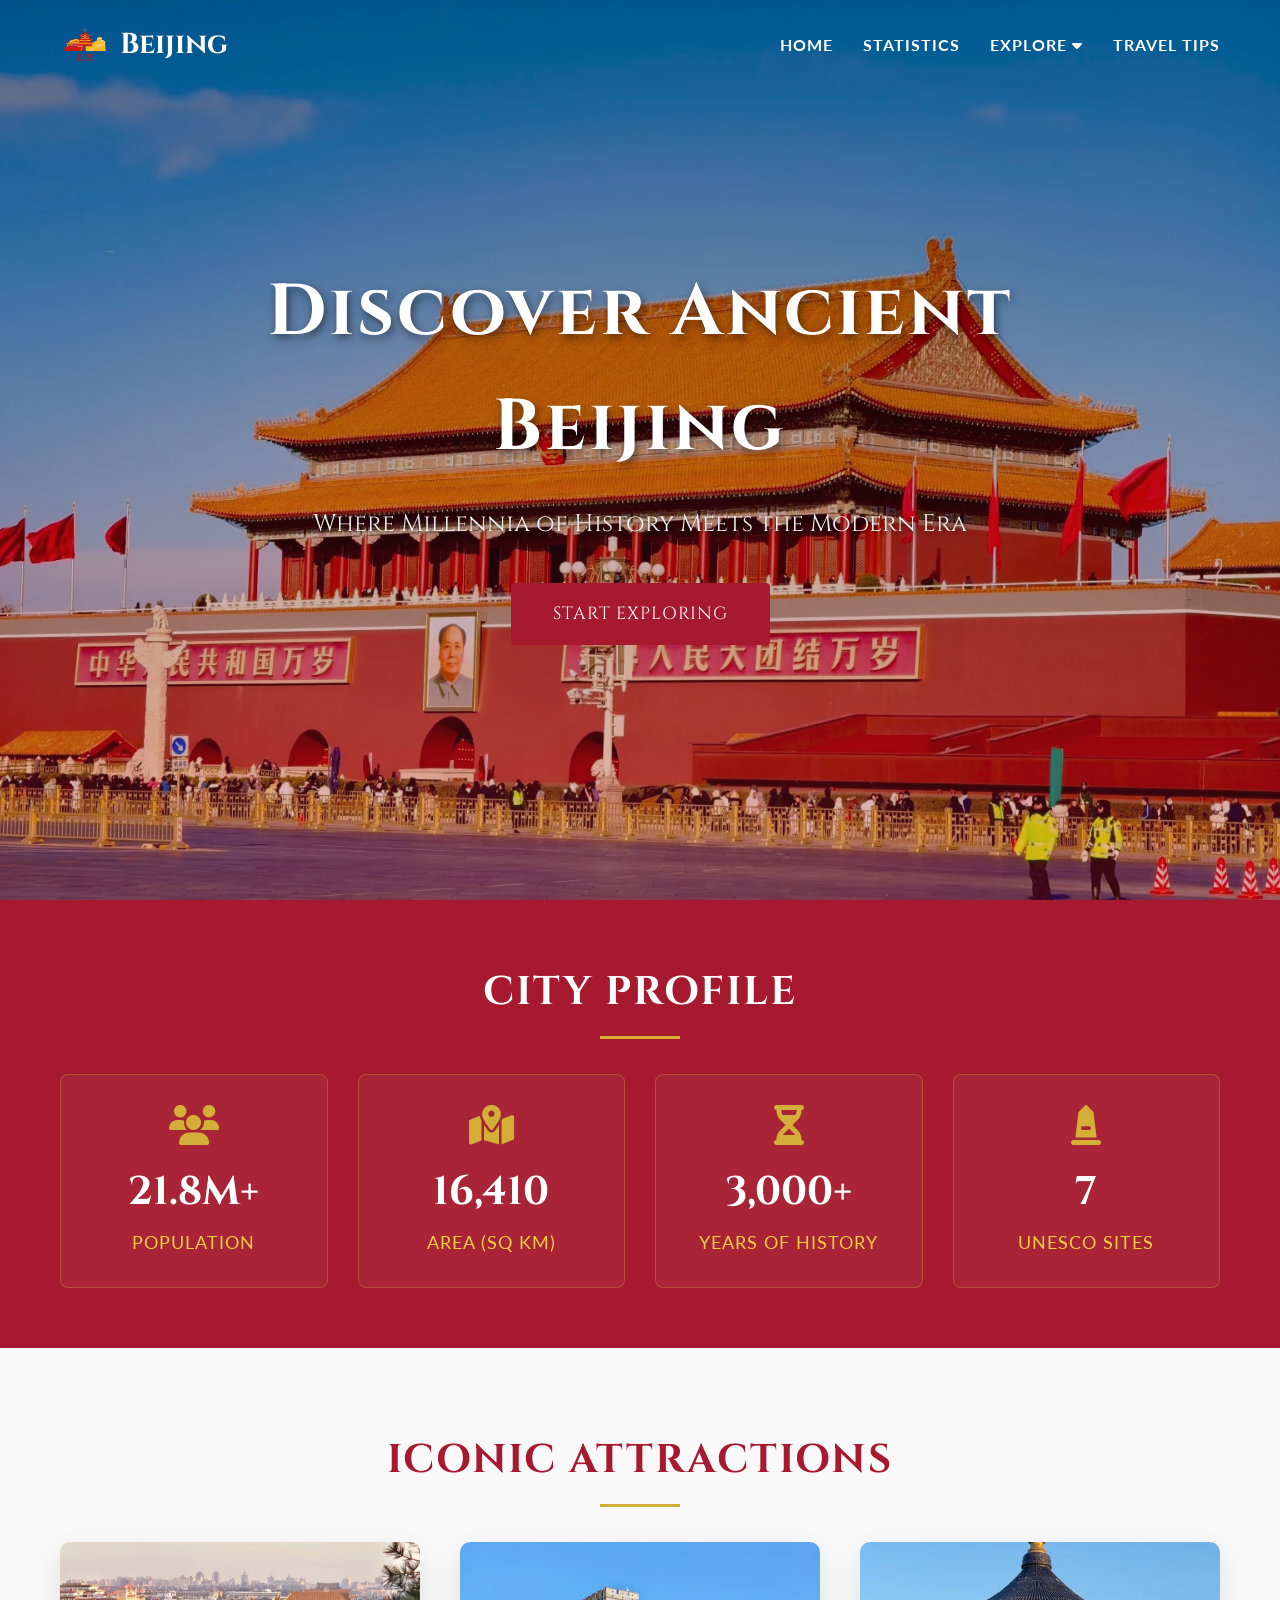
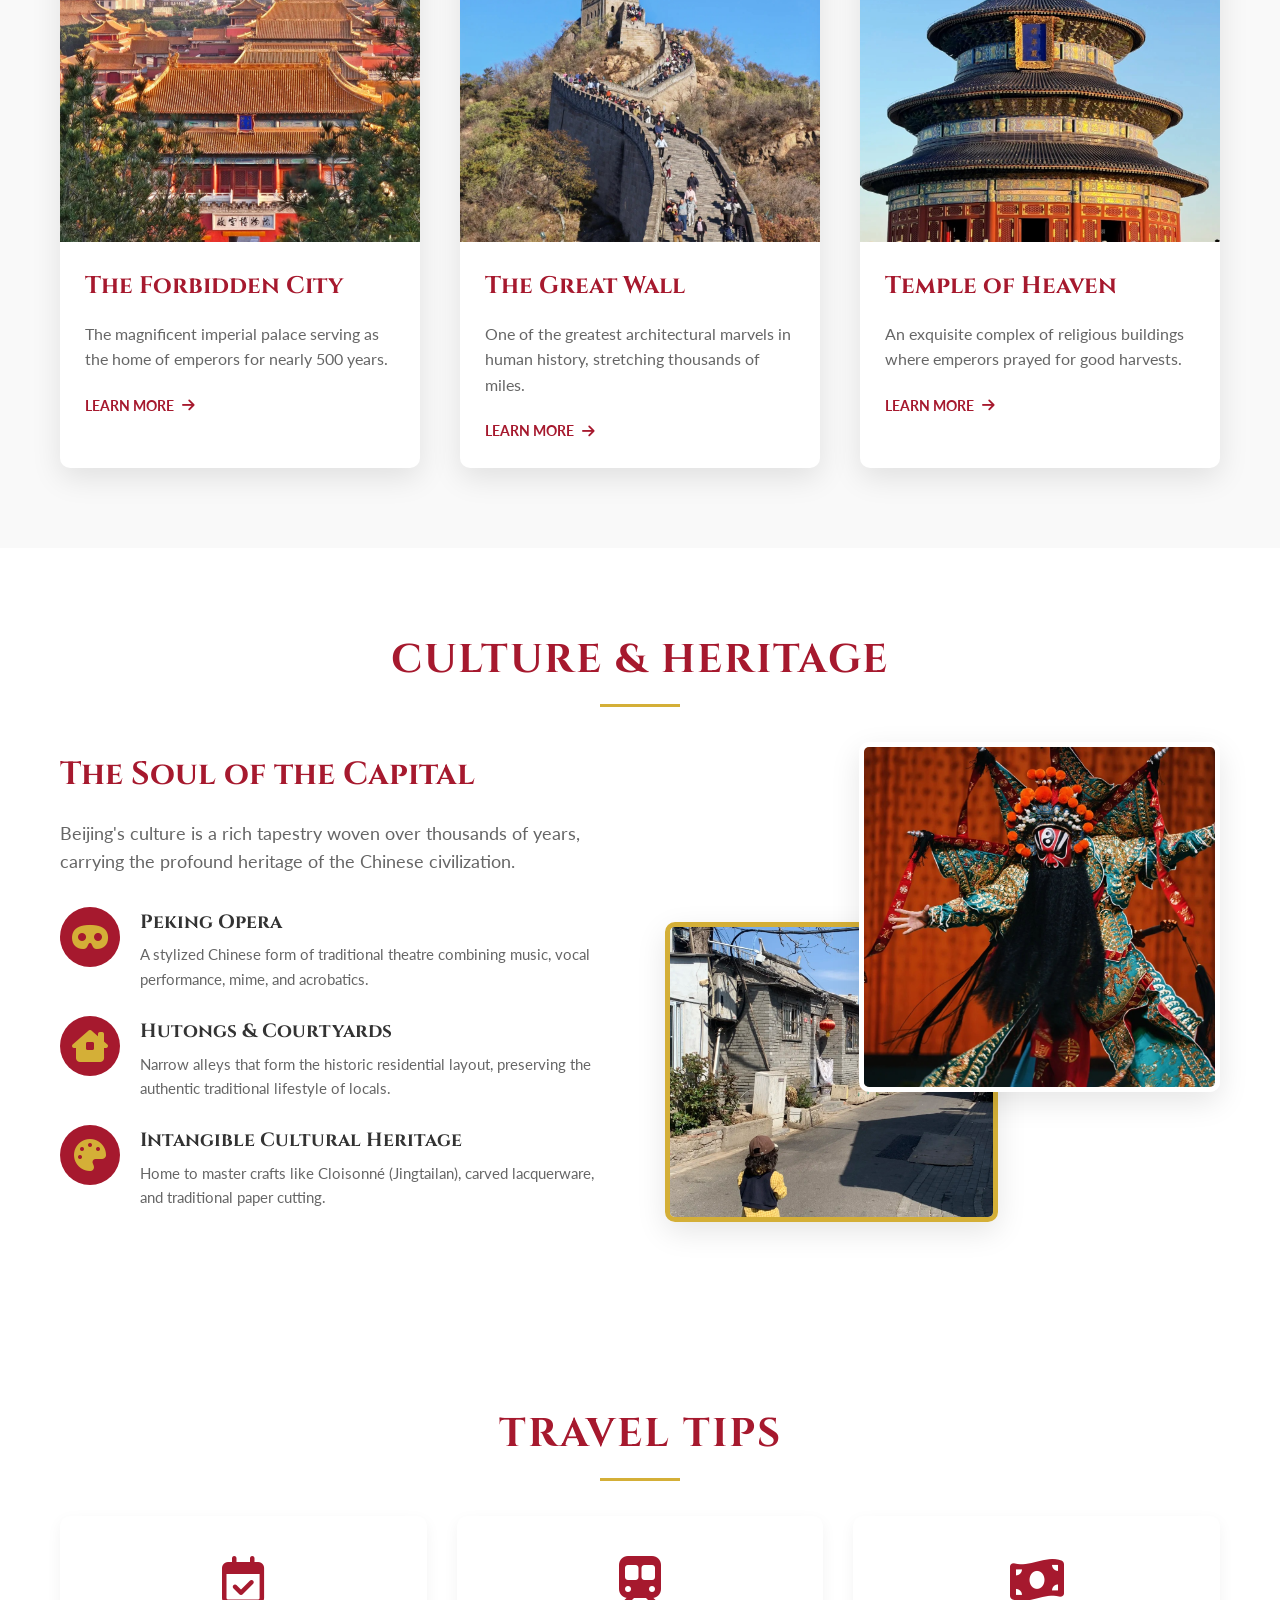
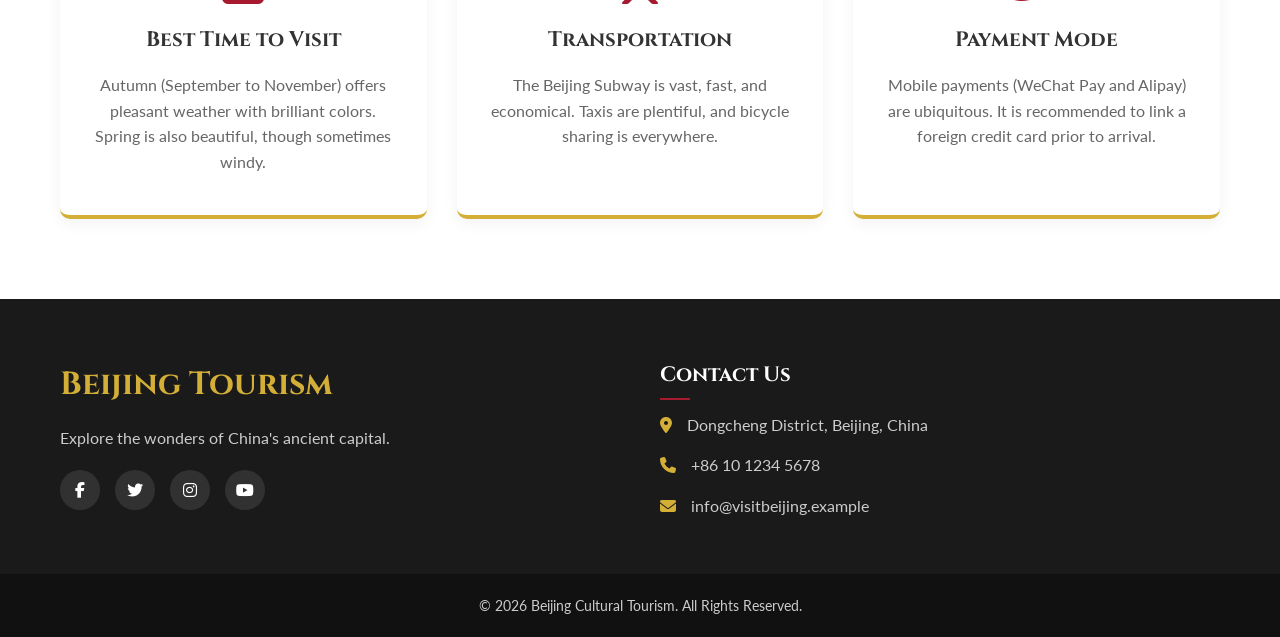
<file: index.html>
<!DOCTYPE html>
<html lang="en">

<head>
    <!-- Google tag (gtag.js) -->
<script async src="https://www.googletagmanager.com/gtag/js?id=G-LB41ZVM6GN"></script>
<script>
  window.dataLayer = window.dataLayer || [];
  function gtag(){dataLayer.push(arguments);}
  gtag('js', new Date());

  gtag('config', 'G-LB41ZVM6GN');
</script>
    <meta charset="UTF-8">
    <meta name="viewport" content="width=device-width, initial-scale=1.0">
    <title>Beijing - The Cultural Heart of China</title>
    <link rel="stylesheet" href="css/style.css">
    <!-- Font Awesome for Icons -->
    <link rel="stylesheet" href="https://cdnjs.cloudflare.com/ajax/libs/font-awesome/6.4.0/css/all.min.css">
    <!-- Google Fonts -->
    <link href="https://fonts.googleapis.com/css2?family=Cinzel:wght@400;700&family=Lato:wght@300;400;700&display=swap"
        rel="stylesheet">
</head>

<body>

    <!-- Navigation -->
    <nav id="navbar">
        <div class="nav-container">
            <a href="#home" class="logo"><img src="images/logo.png" alt="Beijing Logo" class="nav-logo">Beijing</a>
            <ul class="nav-links">
                <li><a href="#home">Home</a></li>
                <li><a href="#stats">Statistics</a></li>
                <li class="dropdown">
                    <a href="#explore" class="dropbtn">Explore <i class="fa-solid fa-caret-down"></i></a>
                    <div class="dropdown-content">
                        <a href="attractions.html">Attractions</a>
                        <a href="#culture">Culture</a>
                        <a href="cuisine.html">Cuisine</a>
                    </div>
                </li>
                <li><a href="#tips">Travel Tips</a></li>
            </ul>
            <div class="hamburger">
                <i class="fa-solid fa-bars"></i>
            </div>
        </div>
    </nav>

    <!-- Hero Section -->
    <section id="home" class="hero">
        <div class="hero-overlay"></div>
        <div class="hero-content">
            <h1>Discover Ancient Beijing</h1>
            <p>Where Millennia of History Meets the Modern Era</p>
            <a href="#attractions" class="btn-primary">Start Exploring</a>
        </div>
    </section>

    <!-- Statistics Section -->
    <section id="stats" class="section stats-section">
        <div class="container">
            <h2 class="section-title">City Profile</h2>
            <div class="stats-grid">
                <div class="stat-card">
                    <i class="fa-solid fa-users stat-icon"></i>
                    <h3 class="stat-number">21.8M+</h3>
                    <p class="stat-label">Population</p>
                </div>
                <div class="stat-card">
                    <i class="fa-solid fa-map-location-dot stat-icon"></i>
                    <h3 class="stat-number">16,410</h3>
                    <p class="stat-label">Area (sq km)</p>
                </div>
                <div class="stat-card">
                    <i class="fa-solid fa-hourglass-half stat-icon"></i>
                    <h3 class="stat-number">3,000+</h3>
                    <p class="stat-label">Years of History</p>
                </div>
                <div class="stat-card">
                    <i class="fa-solid fa-monument stat-icon"></i>
                    <h3 class="stat-number">7</h3>
                    <p class="stat-label">UNESCO Sites</p>
                </div>
            </div>
        </div>
    </section>

    <!-- Attractions Section -->
    <section id="attractions" class="section bg-light">
        <div class="container">
            <h2 class="section-title">Iconic Attractions</h2>
            <div class="card-grid">
                <div class="card">
                    <div class="card-img-wrapper">
                        <img src="./images/2.jpg" alt="Forbidden City">
                    </div>
                    <div class="card-content">
                        <h3>The Forbidden City</h3>
                        <p>The magnificent imperial palace serving as the home of emperors for nearly 500 years.</p>
                        <a href="#" class="read-more">Learn More <i class="fa-solid fa-arrow-right"></i></a>
                    </div>
                </div>
                <div class="card">
                    <div class="card-img-wrapper">
                        <img src="./images/3.jpg" alt="The Great Wall">
                    </div>
                    <div class="card-content">
                        <h3>The Great Wall</h3>
                        <p>One of the greatest architectural marvels in human history, stretching thousands of miles.
                        </p>
                        <a href="#" class="read-more">Learn More <i class="fa-solid fa-arrow-right"></i></a>
                    </div>
                </div>
                <div class="card">
                    <div class="card-img-wrapper">
                        <img src="./images/4.jpg" alt="Temple of Heaven">
                    </div>
                    <div class="card-content">
                        <h3>Temple of Heaven</h3>
                        <p>An exquisite complex of religious buildings where emperors prayed for good harvests.</p>
                        <a href="#" class="read-more">Learn More <i class="fa-solid fa-arrow-right"></i></a>
                    </div>
                </div>
            </div>
        </div>
    </section>

    <!-- Culture Section -->
    <section id="culture" class="section">
        <div class="container">
            <h2 class="section-title">Culture & Heritage</h2>
            <div class="culture-flex">
                <div class="culture-text">
                    <h3>The Soul of the Capital</h3>
                    <p>Beijing's culture is a rich tapestry woven over thousands of years, carrying the profound
                        heritage of the Chinese civilization.</p>
                    <ul class="culture-list">
                        <li>
                            <i class="fa-solid fa-mask"></i>
                            <div>
                                <h4>Peking Opera</h4>
                                <p>A stylized Chinese form of traditional theatre combining music, vocal performance,
                                    mime, and acrobatics.</p>
                            </div>
                        </li>
                        <li>
                            <i class="fa-solid fa-house-chimney-window"></i>
                            <div>
                                <h4>Hutongs & Courtyards</h4>
                                <p>Narrow alleys that form the historic residential layout, preserving the authentic
                                    traditional lifestyle of locals.</p>
                            </div>
                        </li>
                        <li>
                            <i class="fa-solid fa-palette"></i>
                            <div>
                                <h4>Intangible Cultural Heritage</h4>
                                <p>Home to master crafts like Cloisonné (Jingtailan), carved lacquerware, and
                                    traditional paper cutting.</p>
                            </div>
                        </li>
                    </ul>
                </div>
                <div class="culture-images">
                    <img src="./images/5.jpg" alt="Peking Opera" class="cult-img cult-img-1">
                    <img src="./images/6.jpg" alt="Hutong" class="cult-img cult-img-2">
                </div>
            </div>
        </div>
    </section>



    <!-- Travel Tips Section -->
    <section id="tips" class="section tips-section">
        <div class="container">
            <h2 class="section-title">Travel Tips</h2>
            <div class="tips-grid">
                <div class="tip-card">
                    <i class="fa-regular fa-calendar-check tip-icon"></i>
                    <h4>Best Time to Visit</h4>
                    <p>Autumn (September to November) offers pleasant weather with brilliant colors. Spring is also
                        beautiful, though sometimes windy.</p>
                </div>
                <div class="tip-card">
                    <i class="fa-solid fa-train-subway tip-icon"></i>
                    <h4>Transportation</h4>
                    <p>The Beijing Subway is vast, fast, and economical. Taxis are plentiful, and bicycle sharing is
                        everywhere.</p>
                </div>
                <div class="tip-card">
                    <i class="fa-solid fa-money-bill-wave tip-icon"></i>
                    <h4>Payment Mode</h4>
                    <p>Mobile payments (WeChat Pay and Alipay) are ubiquitous. It is recommended to link a foreign
                        credit card prior to arrival.</p>
                </div>
            </div>
        </div>
    </section>

    <!-- Footer -->
    <footer class="footer">
        <div class="container footer-content">
            <div class="footer-info">
                <h3>Beijing Tourism</h3>
                <p>Explore the wonders of China's ancient capital.</p>
                <div class="social-links">
                    <a href="#"><i class="fa-brands fa-facebook-f"></i></a>
                    <a href="#"><i class="fa-brands fa-twitter"></i></a>
                    <a href="#"><i class="fa-brands fa-instagram"></i></a>
                    <a href="#"><i class="fa-brands fa-youtube"></i></a>
                </div>
            </div>
            <div class="footer-contact">
                <h4>Contact Us</h4>
                <p><i class="fa-solid fa-location-dot"></i> Dongcheng District, Beijing, China</p>
                <p><i class="fa-solid fa-phone"></i> +86 10 1234 5678</p>
                <p><i class="fa-solid fa-envelope"></i> info@visitbeijing.example</p>
            </div>
        </div>
        <div class="footer-bottom">
            <p>&copy; 2026 Beijing Cultural Tourism. All Rights Reserved.</p>
        </div>
    </footer>

    <!-- Back to Top Button -->
    <a href="#home" class="back-to-top" id="backToTop">
        <i class="fa-solid fa-chevron-up"></i>
    </a>

    <script>
        // Sticky Navbar & Back to Top visibility
        window.addEventListener('scroll', () => {
            const navbar = document.getElementById('navbar');
            const backToTop = document.getElementById('backToTop');

            if (window.scrollY > 50) {
                navbar.classList.add('sticky');
            } else {
                navbar.classList.remove('sticky');
            }

            if (window.scrollY > 500) {
                backToTop.classList.add('show');
            } else {
                backToTop.classList.remove('show');
            }
        });

        // Smooth Scrolling for anchor links
        document.querySelectorAll('a[href^="#"]').forEach(anchor => {
            anchor.addEventListener('click', function (e) {
                e.preventDefault();
                document.querySelector(this.getAttribute('href')).scrollIntoView({
                    behavior: 'smooth'
                });
            });
        });

        // Mobile menu toggle
        const hamburger = document.querySelector('.hamburger');
        const navLinks = document.querySelector('.nav-links');

        hamburger.addEventListener('click', () => {
            navLinks.classList.toggle('active');
        });
    </script>
</body>

</html>
</file>
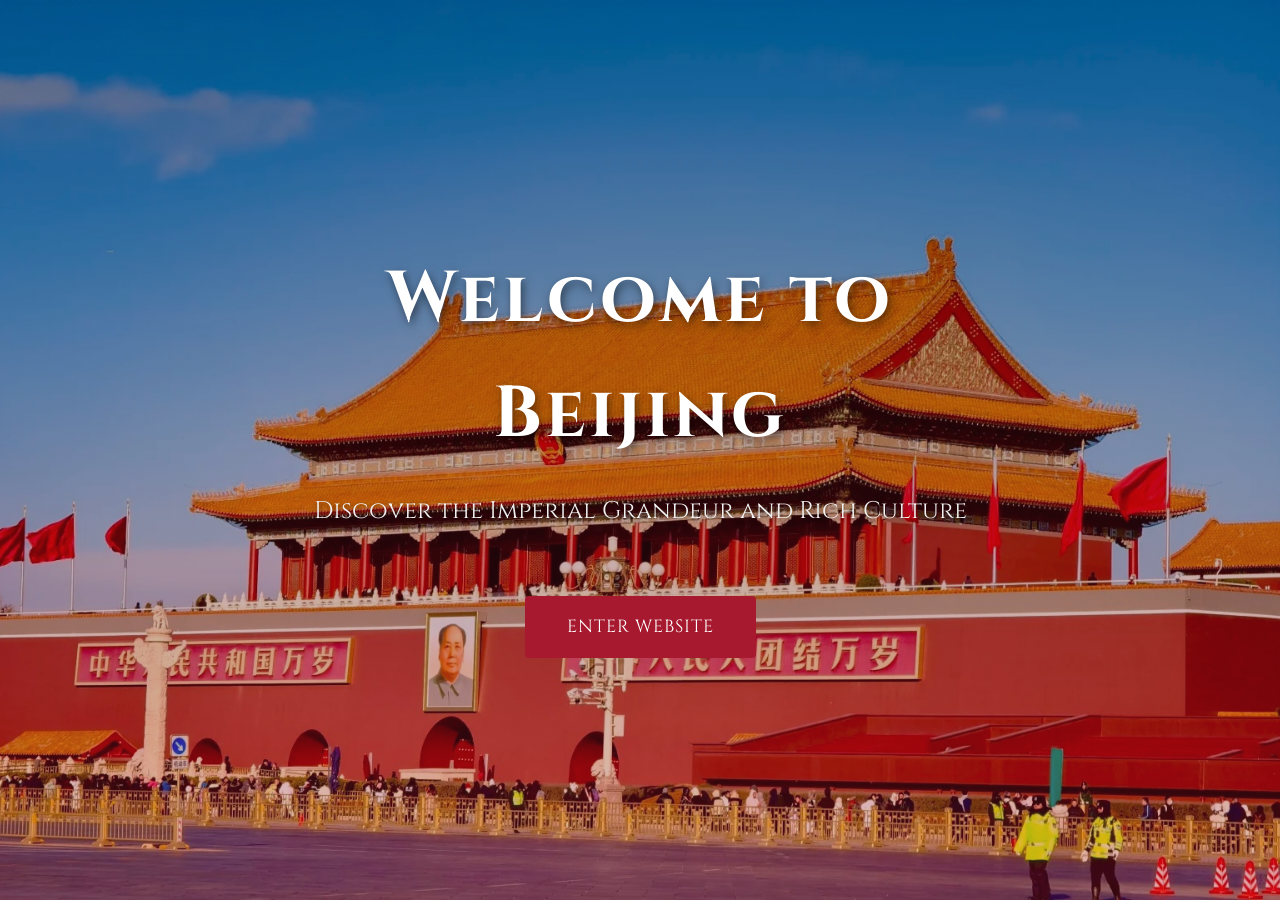
<file: welcome.html>
<!DOCTYPE html>
<html lang="en">
<head>
    <!-- Google tag (gtag.js) -->
<script async src="https://www.googletagmanager.com/gtag/js?id=G-LB41ZVM6GN"></script>
<script>
  window.dataLayer = window.dataLayer || [];
  function gtag(){dataLayer.push(arguments);}
  gtag('js', new Date());

  gtag('config', 'G-LB41ZVM6GN');
</script>
    <meta charset="UTF-8">
    <meta name="viewport" content="width=device-width, initial-scale=1.0">
    <title>Welcome to Beijing</title>
    <!-- Google Fonts -->
    <link href="https://fonts.googleapis.com/css2?family=Cinzel:wght@400;700&family=Lato:wght@300;400;700&display=swap" rel="stylesheet">
    <!-- Project Styles -->
    <link rel="stylesheet" href="css/style.css">
    <style>
        /* 确保满屏并且无滚动条 */
        body, html {
            margin: 0;
            padding: 0;
            width: 100vw;
            height: 100vh;
            overflow: hidden;
        }

        /* 复用现有的英雄(hero)区域样式，保证风格统一 */
        .welcome-container {
            width: 100vw;
            height: 100vh;
        }
    </style>
</head>
<body>
    <!-- 使用项目中已有的 hero 样式类进行复用满屏背景居中和加深遮罩层 -->
    <div class="welcome-container hero">
        <div class="hero-overlay"></div>
        <div class="hero-content">
            <h1>Welcome to Beijing</h1>
            <p>Discover the Imperial Grandeur and Rich Culture</p>
            <br>
            <!-- 跳转到主页的按钮 -->
            <a href="index.html" class="btn-primary">Enter Website</a>
        </div>
    </div>
</body>
</html>
</file>
<file: css/style.css>
/* ==============================================================
   CSS Variables & Globals
   ============================================================== */
:root {
    --primary-red: #A6192E;
    /* Traditional Chinese Red */
    --primary-red-dark: #821022;
    --accent-gold: #D4AF37;
    /* Imperial Gold */
    --accent-gold-light: #F4D03F;
    --text-dark: #333333;
    --text-light: #FFFFFF;
    --text-muted: #666666;
    --bg-white: #FFFFFF;
    --bg-light: #F9F9F9;
    --font-heading: 'Cinzel', serif;
    --font-body: 'Lato', sans-serif;
    --transition-fast: 0.3s ease;
    --transition-slow: 0.5s ease;
    --shadow-soft: 0 10px 30px rgba(0, 0, 0, 0.1);
    --shadow-hover: 0 15px 40px rgba(166, 25, 46, 0.2);
}

* {
    margin: 0;
    padding: 0;
    box-sizing: border-box;
}

html {
    scroll-behavior: smooth;
}

body {
    font-family: var(--font-body);
    color: var(--text-dark);
    line-height: 1.6;
    overflow-x: hidden;
    background-color: var(--bg-white);
}

h1,
h2,
h3,
h4,
h5,
h6 {
    font-family: var(--font-heading);
    font-weight: 700;
}

a {
    text-decoration: none;
    color: inherit;
    transition: var(--transition-fast);
}

ul {
    list-style: none;
}

img {
    max-width: 100%;
    height: auto;
    display: block;
}

.container {
    max-width: 1200px;
    margin: 0 auto;
    padding: 0 20px;
}

.section {
    padding: 80px 0;
}

.section-title {
    text-align: center;
    font-size: 2.5rem;
    margin-bottom: 50px;
    color: var(--primary-red);
    position: relative;
    text-transform: uppercase;
    letter-spacing: 2px;
}

.section-title::after {
    content: '';
    position: absolute;
    bottom: -15px;
    left: 50%;
    transform: translateX(-50%);
    width: 80px;
    height: 3px;
    background-color: var(--accent-gold);
}

.bg-light {
    background-color: var(--bg-light);
}

.btn-primary {
    display: inline-block;
    padding: 15px 40px;
    background-color: var(--primary-red);
    color: var(--text-light);
    font-family: var(--font-heading);
    font-size: 1.1rem;
    text-transform: uppercase;
    letter-spacing: 1px;
    border: 2px solid var(--primary-red);
    border-radius: 4px;
    transition: var(--transition-fast);
}

.btn-primary:hover {
    background-color: transparent;
    color: var(--text-light);
    border-color: var(--accent-gold);
    box-shadow: 0 0 20px rgba(212, 175, 55, 0.4);
}

/* ==============================================================
   Navigation
   ============================================================== */
#navbar {
    position: fixed;
    top: 0;
    left: 0;
    width: 100%;
    background-color: transparent;
    padding: 20px 0;
    z-index: 1000;
    transition: var(--transition-fast);
}

#navbar.sticky {
    background-color: rgba(255, 255, 255, 0.95);
    padding: 15px 0;
    box-shadow: 0 2px 10px rgba(0, 0, 0, 0.1);
}

#navbar.sticky .logo,
#navbar.sticky .nav-links li a {
    color: var(--primary-red);
}

.nav-container {
    max-width: 1200px;
    margin: 0 auto;
    padding: 0 20px;
    display: flex;
    justify-content: space-between;
    align-items: center;
}

.logo {
    font-family: var(--font-heading);
    font-size: 1.8rem;
    color: var(--text-light);
    font-weight: 700;
    display: flex;
    align-items: center;
    gap: 10px;
}

.logo i {
    color: var(--accent-gold);
}

.nav-logo {
    height: 50px;
    width: auto;
    display: block;
    transition: var(--transition-fast);
}

#navbar.sticky .nav-logo {
    height: 40px;
}

.nav-links {
    display: flex;
    align-items: center;
    gap: 30px;
}

.nav-links li a {
    color: var(--text-light);
    font-weight: 700;
    font-size: 1rem;
    text-transform: uppercase;
    letter-spacing: 1px;
    padding: 5px 0;
    position: relative;
}

.nav-links li a::after {
    content: '';
    position: absolute;
    bottom: -5px;
    left: 0;
    width: 0;
    height: 2px;
    background-color: var(--accent-gold);
    transition: var(--transition-fast);
}

.nav-links li a:hover::after {
    width: 100%;
}

/* Dropdown styling */
.dropdown {
    position: relative;
}

.dropdown-content {
    display: none;
    position: absolute;
    top: 100%;
    left: 0;
    background-color: var(--bg-white);
    min-width: 180px;
    box-shadow: var(--shadow-soft);
    border-radius: 4px;
    overflow: hidden;
    opacity: 0;
    transform: translateY(10px);
    transition: opacity 0.3s ease, transform 0.3s ease;
}

.dropdown:hover .dropdown-content {
    display: block;
    opacity: 1;
    transform: translateY(0);
}

.dropdown-content a {
    color: var(--text-dark) !important;
    padding: 12px 20px;
    display: block;
    font-size: 0.9rem !important;
    border-bottom: 1px solid #f0f0f0;
}

.dropdown-content a::after {
    display: none;
}

.dropdown-content a:hover {
    background-color: var(--primary-red);
    color: var(--text-light) !important;
    padding-left: 25px;
}

.hamburger {
    display: none;
    cursor: pointer;
    font-size: 1.5rem;
    color: var(--text-light);
}

#navbar.sticky .hamburger {
    color: var(--primary-red);
}

/* ==============================================================
   Hero Section
   ============================================================== */
.hero {
    height: 100vh;
    background-image: url('../images/1.jpg');
    background-size: cover;
    background-position: center;
    background-attachment: fixed;
    position: relative;
    display: flex;
    align-items: center;
    justify-content: center;
    text-align: center;
}

.hero-overlay {
    position: absolute;
    top: 0;
    left: 0;
    width: 100%;
    height: 100%;
    background: linear-gradient(rgba(0, 0, 0, 0.4), rgba(166, 25, 46, 0.3));
}

.hero-content {
    position: relative;
    z-index: 10;
    color: var(--text-light);
    max-width: 800px;
    padding: 0 20px;
    animation: fadeIn 2s ease;
}

.hero-content h1 {
    font-size: 4.5rem;
    margin-bottom: 20px;
    letter-spacing: 3px;
    text-shadow: 2px 4px 10px rgba(0, 0, 0, 0.5);
}

.hero-content p {
    font-size: 1.5rem;
    margin-bottom: 40px;
    font-family: var(--font-heading);
    color: #f1f1f1;
    text-shadow: 1px 2px 5px rgba(0, 0, 0, 0.5);
}

/* ==============================================================
   Statistics Section
   ============================================================== */
.stats-section {
    background-color: var(--primary-red);
    color: var(--text-light);
    padding: 60px 0;
}

.stats-section .section-title {
    color: var(--text-light);
}

.stats-grid {
    display: grid;
    grid-template-columns: repeat(auto-fit, minmax(200px, 1fr));
    gap: 30px;
    text-align: center;
}

.stat-card {
    padding: 30px;
    background-color: rgba(255, 255, 255, 0.05);
    border: 1px solid rgba(212, 175, 55, 0.3);
    border-radius: 8px;
    transition: transform 0.3s ease;
}

.stat-card:hover {
    transform: translateY(-10px);
    background-color: rgba(255, 255, 255, 0.1);
}

.stat-icon {
    font-size: 2.5rem;
    color: var(--accent-gold);
    margin-bottom: 15px;
}

.stat-number {
    font-size: 2.5rem;
    margin-bottom: 5px;
}

.stat-label {
    font-size: 1.1rem;
    text-transform: uppercase;
    letter-spacing: 1px;
    color: var(--accent-gold-light);
}

/* ==============================================================
   Cards Grid (Attractions & Cuisine)
   ============================================================== */
.card-grid {
    display: grid;
    grid-template-columns: repeat(auto-fit, minmax(300px, 1fr));
    gap: 40px;
    margin-top: 50px;
}

.card {
    background: var(--bg-white);
    border-radius: 10px;
    overflow: hidden;
    box-shadow: var(--shadow-soft);
    transition: var(--transition-slow);
    position: relative;
    top: 0;
}

.card:hover {
    transform: translateY(-15px);
    box-shadow: var(--shadow-hover);
}

.card-img-wrapper {
    height: 300px;
    overflow: hidden;
}

.card-img-wrapper img {
    width: 100%;
    height: 100%;
    object-fit: cover;
    transition: transform 0.6s ease;
}

.card:hover .card-img-wrapper img {
    transform: scale(1.1);
}

.card-content {
    padding: 25px;
}

.card-content h3 {
    font-size: 1.5rem;
    margin-bottom: 15px;
    color: var(--primary-red);
}

.card-content p {
    color: var(--text-muted);
    margin-bottom: 20px;
}

.read-more {
    display: inline-flex;
    align-items: center;
    gap: 8px;
    color: var(--primary-red);
    font-weight: 700;
    text-transform: uppercase;
    font-size: 0.9rem;
}

.read-more:hover {
    color: var(--accent-gold);
}

/* ==============================================================
   Culture Section
   ============================================================== */
.culture-flex {
    display: flex;
    align-items: center;
    gap: 50px;
    margin-top: 50px;
}

.culture-text {
    flex: 1;
}

.culture-text h3 {
    font-size: 2rem;
    color: var(--primary-red);
    margin-bottom: 20px;
}

.culture-text>p {
    margin-bottom: 30px;
    font-size: 1.1rem;
    color: var(--text-muted);
}

.culture-list li {
    display: flex;
    align-items: flex-start;
    gap: 20px;
    margin-bottom: 25px;
}

.culture-list i {
    font-size: 2rem;
    color: var(--accent-gold);
    background-color: var(--primary-red);
    width: 60px;
    height: 60px;
    display: flex;
    align-items: center;
    justify-content: center;
    border-radius: 50%;
    flex-shrink: 0;
}

.culture-list h4 {
    font-size: 1.2rem;
    margin-bottom: 5px;
}

.culture-list p {
    color: var(--text-muted);
    font-size: 0.95rem;
}

.culture-images {
    flex: 1;
    position: relative;
    height: 500px;
}

.cult-img {
    position: absolute;
    border-radius: 10px;
    box-shadow: var(--shadow-soft);
    object-fit: cover;
}

.cult-img-1 {
    width: 65%;
    height: 350px;
    top: 0;
    right: 0;
    z-index: 2;
    border: 5px solid var(--bg-white);
}

.cult-img-2 {
    width: 60%;
    height: 300px;
    bottom: 20px;
    left: 0;
    z-index: 1;
    border: 5px solid var(--accent-gold);
}

/* ==============================================================
   Tips Section
   ============================================================== */
.tips-section {
    background-image: linear-gradient(rgba(249, 249, 249, 0.95), rgba(249, 249, 249, 0.95)), url('../images/2.jpg');
    background-size: cover;
    background-attachment: fixed;
}

.tips-grid {
    display: flex;
    justify-content: space-between;
    gap: 30px;
    margin-top: 50px;
}

.tip-card {
    background-color: var(--bg-white);
    padding: 40px 30px;
    text-align: center;
    border-radius: 10px;
    flex: 1;
    box-shadow: 0 5px 15px rgba(0, 0, 0, 0.05);
    border-bottom: 4px solid var(--accent-gold);
    transition: var(--transition-fast);
}

.tip-card:hover {
    transform: translateY(-5px);
    box-shadow: 0 10px 25px rgba(0, 0, 0, 0.1);
    border-bottom-color: var(--primary-red);
}

.tip-icon {
    font-size: 3rem;
    color: var(--primary-red);
    margin-bottom: 20px;
}

.tip-card h4 {
    font-size: 1.3rem;
    margin-bottom: 15px;
}

.tip-card p {
    color: var(--text-muted);
}

/* ==============================================================
   Footer
   ============================================================== */
.footer {
    background-color: #1a1a1a;
    color: #cccccc;
    padding-top: 60px;
}

.footer-content {
    display: flex;
    justify-content: space-between;
    flex-wrap: wrap;
    gap: 40px;
    margin-bottom: 40px;
}

.footer-info,
.footer-contact {
    flex: 1;
    min-width: 250px;
}

.footer-info h3 {
    font-size: 2rem;
    color: var(--accent-gold);
    margin-bottom: 15px;
}

.social-links {
    margin-top: 20px;
    display: flex;
    gap: 15px;
}

.social-links a {
    display: inline-flex;
    align-items: center;
    justify-content: center;
    width: 40px;
    height: 40px;
    background-color: rgba(255, 255, 255, 0.1);
    border-radius: 50%;
    color: var(--text-light);
}

.social-links a:hover {
    background-color: var(--primary-red);
    transform: translateY(-3px);
}

.footer-contact h4 {
    font-size: 1.3rem;
    color: var(--text-light);
    margin-bottom: 20px;
    position: relative;
    display: inline-block;
}

.footer-contact h4::after {
    content: '';
    position: absolute;
    bottom: -8px;
    left: 0;
    width: 30px;
    height: 2px;
    background-color: var(--primary-red);
}

.footer-contact p {
    margin-bottom: 15px;
    display: flex;
    align-items: center;
    gap: 15px;
}

.footer-contact i {
    color: var(--accent-gold);
}

.footer-bottom {
    background-color: #111111;
    text-align: center;
    padding: 20px 0;
    font-size: 0.9rem;
}

/* ==============================================================
   Back to Top
   ============================================================== */
.back-to-top {
    position: fixed;
    bottom: 30px;
    right: 30px;
    width: 50px;
    height: 50px;
    background-color: var(--primary-red);
    color: var(--text-light);
    border-radius: 50%;
    display: flex;
    align-items: center;
    justify-content: center;
    font-size: 1.2rem;
    opacity: 0;
    visibility: hidden;
    transition: all 0.3s ease;
    z-index: 999;
    box-shadow: 0 4px 10px rgba(0, 0, 0, 0.2);
}

.back-to-top.show {
    opacity: 1;
    visibility: visible;
}

.back-to-top:hover {
    background-color: var(--accent-gold);
    color: var(--primary-red-dark);
    transform: translateY(-5px);
}

/* ==============================================================
   Animations
   ============================================================== */
@keyframes fadeIn {
    from {
        opacity: 0;
        transform: translateY(30px);
    }

    to {
        opacity: 1;
        transform: translateY(0);
    }
}

/* ==============================================================
   Responsive Design
   ============================================================== */
@media (max-width: 991px) {
    .culture-flex {
        flex-direction: column;
    }

    .culture-images {
        width: 100%;
        height: 400px;
        margin-top: 30px;
    }

    .tips-grid {
        flex-direction: column;
    }
}

@media (max-width: 768px) {
    .nav-links {
        display: none;
        position: absolute;
        top: 100%;
        left: 0;
        width: 100%;
        background-color: var(--primary-red);
        flex-direction: column;
        padding: 20px 0;
        gap: 20px;
    }

    .nav-links.active {
        display: flex;
    }

    .nav-links li a {
        color: var(--text-light) !important;
    }

    .dropdown-content {
        position: relative;
        box-shadow: none;
        background-color: transparent;
        text-align: center;
        width: 100%;
    }

    .dropdown-content a {
        color: var(--accent-gold-light) !important;
        border-bottom: none;
    }

    .hamburger {
        display: block;
    }

    .hero-content h1 {
        font-size: 3rem;
    }

    .hero-content p {
        font-size: 1.2rem;
    }
}

@media (max-width: 576px) {
    .hero-content h1 {
        font-size: 2.5rem;
    }

    .section-title {
        font-size: 2rem;
    }

    .stats-grid {
        grid-template-columns: 1fr;
    }
}
</file>
